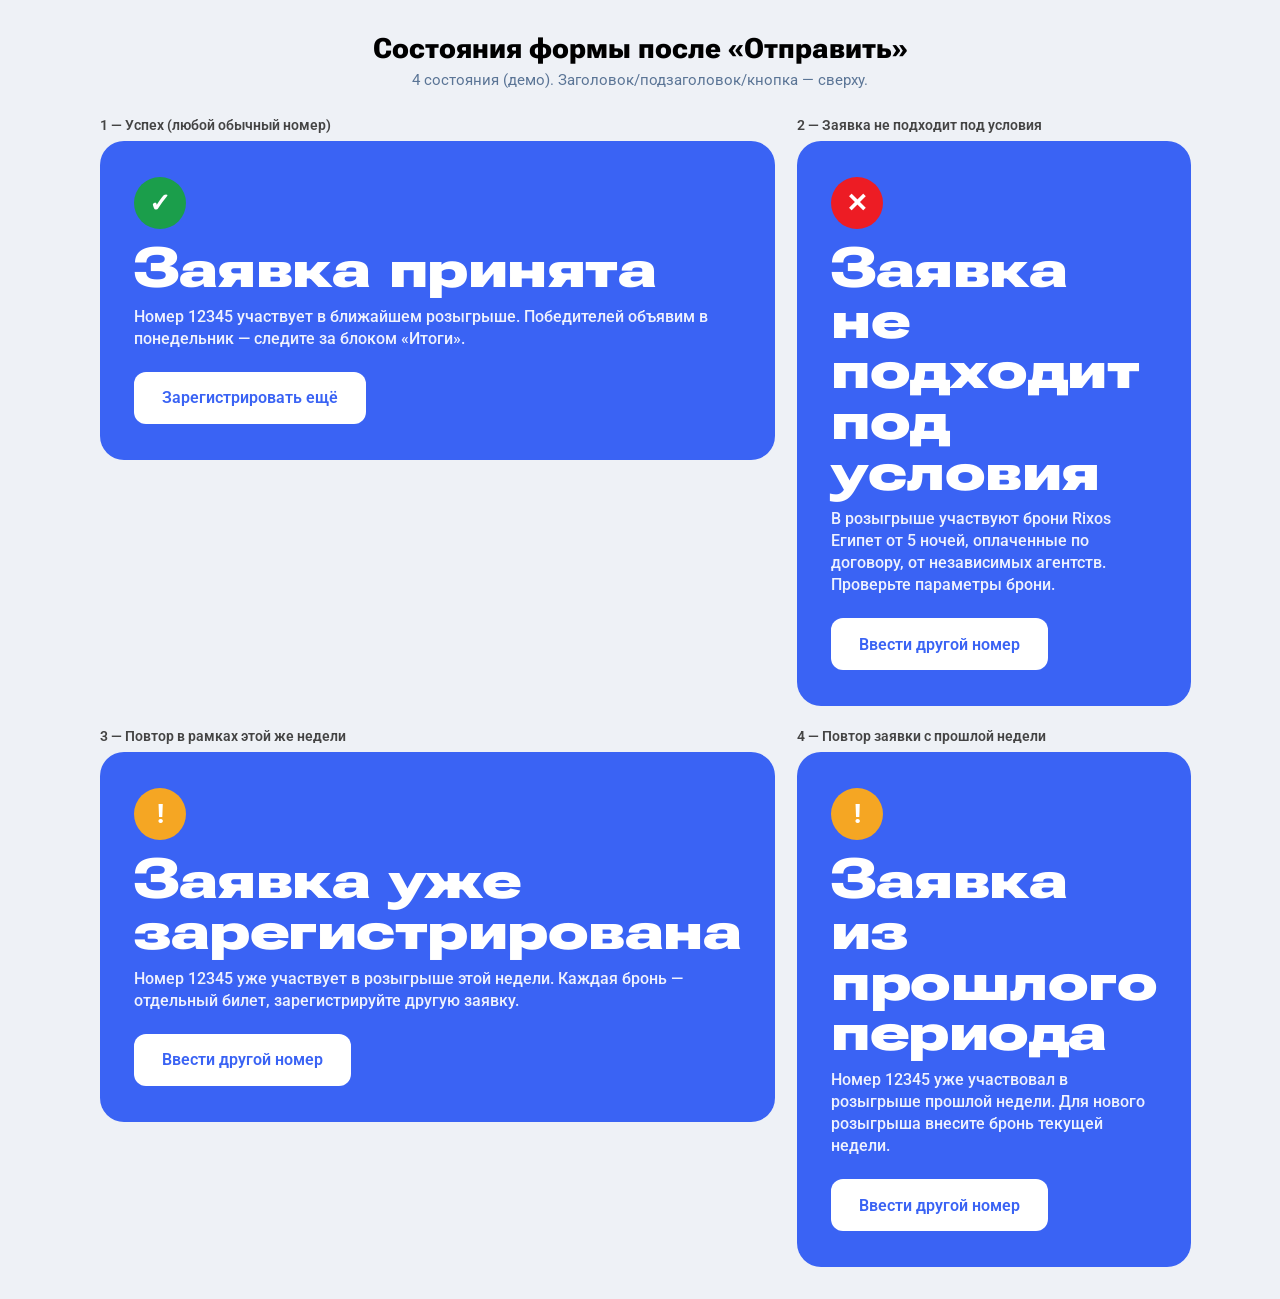
<file: _states-demo.html>
<!doctype html>
<html lang="ru">
<head>
<meta charset="utf-8">
<meta name="viewport" content="width=device-width, initial-scale=1">
<title>Состояния формы — демо</title>
<link href="https://fonts.googleapis.com/css2?family=Roboto+Flex:opsz,wdth,wght@8..144,25..151,100..1000&family=Roboto:wght@400;500;700&family=Manrope:wght@700;800&display=swap" rel="stylesheet">
<link rel="stylesheet" href="css/styles.css">
<style>
body{background:#eef1f6;padding:32px 20px;font-family:'Roboto',sans-serif}
h1{text-align:center;font-family:'Roboto Flex',sans-serif;font-weight:800;font-size:28px;margin-bottom:6px}
.sub{text-align:center;color:#5b7596;margin-bottom:28px;font-size:15px}
.demo-grid{display:grid;grid-template-columns:1fr 1fr;gap:22px;max-width:1080px;margin:0 auto}
.demo-lbl{font-weight:600;color:#444;margin-bottom:8px;font-size:14px}
.demo-cell{background:var(--blue);border-radius:24px;padding:36px 34px;min-height:260px;display:flex}
.demo-cell .form-status{display:flex;margin:0}
@media(max-width:720px){.demo-grid{grid-template-columns:1fr}}
</style>
</head>
<body>
<h1>Состояния формы после «Отправить»</h1>
<p class="sub">4 состояния (демо). Заголовок/подзаголовок/кнопка — сверху.</p>
<div class="demo-grid">

  <div>
    <div class="demo-lbl">1 — Успех (любой обычный номер)</div>
    <div class="demo-cell">
      <div class="form-status is-success">
        <span class="form-status__ic">✓</span>
        <div class="form-status__body">
          <h3 class="form-status__title">Заявка принята</h3>
          <p class="form-status__text">Номер 12345 участвует в ближайшем розыгрыше. Победителей объявим в понедельник — следите за блоком «Итоги».</p>
        </div>
        <button class="form-status__btn">Зарегистрировать ещё</button>
      </div>
    </div>
  </div>

  <div>
    <div class="demo-lbl">2 — Заявка не подходит под условия</div>
    <div class="demo-cell">
      <div class="form-status is-reject">
        <span class="form-status__ic">✕</span>
        <div class="form-status__body">
          <h3 class="form-status__title">Заявка не подходит под условия</h3>
          <p class="form-status__text">В розыгрыше участвуют брони Rixos Египет от 5 ночей, оплаченные по договору, от независимых агентств. Проверьте параметры брони.</p>
        </div>
        <button class="form-status__btn">Ввести другой номер</button>
      </div>
    </div>
  </div>

  <div>
    <div class="demo-lbl">3 — Повтор в рамках этой же недели</div>
    <div class="demo-cell">
      <div class="form-status is-dup">
        <span class="form-status__ic">!</span>
        <div class="form-status__body">
          <h3 class="form-status__title">Заявка уже зарегистрирована</h3>
          <p class="form-status__text">Номер 12345 уже участвует в розыгрыше этой недели. Каждая бронь — отдельный билет, зарегистрируйте другую заявку.</p>
        </div>
        <button class="form-status__btn">Ввести другой номер</button>
      </div>
    </div>
  </div>

  <div>
    <div class="demo-lbl">4 — Повтор заявки с прошлой недели</div>
    <div class="demo-cell">
      <div class="form-status is-dup">
        <span class="form-status__ic">!</span>
        <div class="form-status__body">
          <h3 class="form-status__title">Заявка из прошлого периода</h3>
          <p class="form-status__text">Номер 12345 уже участвовал в розыгрыше прошлой недели. Для нового розыгрыша внесите бронь текущей недели.</p>
        </div>
        <button class="form-status__btn">Ввести другой номер</button>
      </div>
    </div>
  </div>

</div>
</body>
</html>
</file>
<file: css/styles.css>
/*
 * ANEX × Rixos — промо «Получи айфон за бронь тура» (v2)
 * Все стили лендинга. Структура: токены → база/утилиты → секции → анимации → адаптив.
 * Дизайн-токены синхронизированы с Figma (node 1931-28124). Отличие от v1: карточки призов веером, КАПС-заголовок.
 */

/* ============ ТОКЕНЫ (Figma variable_defs) ============ */
:root{
  --blue:#3a63f4;          /* BLUE/blue-60-a — основной CTA/акцент */
  --accent-blue:#486ef4;   /* AccentBlue */
  --blue-10:#c2e3ff;       /* активная плашка недели */
  --dark-blue:#06102e;     /* DarkBlue */
  --ink:#102a4c;           /* тёмно-синий текст дат */
  --grey-bg:#f5f6f8;       /* GREY/grey-10-b — фон карточек/блоков */
  --grey-100:#595b65;      /* текст ответов FAQ */
  --grey-95:#7e8292;       /* дни недели в календаре */
  --grey-sub:#5b7596;      /* подпись таймера */
  --faq-q:#13171e;         /* вопросы FAQ */
  --red:#ed1c24;           /* RED/red-60-a — кнопка «Отправить» */
  --white:#fff;
  --black:#000;

  --r-8:8px; --r-12:12px; --r-14:14px; --r-20:20px; --r-24:24px; --r-32:32px;

  --content:1028px;        /* контент-колонка */
  --wide:1204px;           /* широкая (веер карточек) */

  --ff-display:'Roboto Flex','Roboto',system-ui,sans-serif;
  --ff-text:'Roboto',system-ui,sans-serif;
  --ff-num:'Manrope','Roboto',sans-serif;

  --shadow-card:0 10px 24px rgba(157,160,172,.10);
  --shadow-pop:0 8px 11px rgba(11,63,168,.16);
}

/* ============ БАЗА ============ */
*{margin:0;padding:0;box-sizing:border-box}
html{scroll-behavior:smooth}
body{
  font-family:var(--ff-text);
  color:var(--black);
  background:var(--white);
  -webkit-font-smoothing:antialiased;
  text-rendering:optimizeLegibility;
  overflow-x:hidden;
}
img,svg{display:block;max-width:100%}
a{text-decoration:none;color:inherit}
button{font-family:inherit;cursor:pointer;border:0}
/* видимый фокус при навигации с клавиатуры (a11y) */
:focus-visible{outline:3px solid var(--accent-blue);outline-offset:3px;border-radius:4px}

.container{max-width:var(--content);margin:0 auto;padding:0 24px}

/* широкий гротеск-заголовок (Roboto Flex ExtraBold, wdth 143) */
.display{
  font-family:var(--ff-display);
  font-weight:800;
  font-stretch:143%;
  font-variation-settings:'wght' 800,'wdth' 143,'opsz' 144,'GRAD' 40;
  line-height:.9;
  letter-spacing:-.5px;
}

/* ============ ШАПКА СЕКЦИИ ============ */
.section{padding:96px 0}
.sec-head{display:flex;flex-direction:column;align-items:center;text-align:center;gap:28px;margin:0 auto}
.sec-head .eyebrow{font-family:var(--ff-text);font-weight:400;font-size:24px;line-height:30px;color:var(--black)}
.sec-head__group{display:flex;flex-direction:column;align-items:center;gap:28px}
.sec-title{font-size:clamp(36px,5vw,60px);color:var(--black)}
.sec-title .blue{color:var(--blue)}
.sec-sub{font-family:var(--ff-text);font-weight:400;font-size:16px;line-height:22px;color:rgba(0,0,0,.78);max-width:560px}

/* ============ КНОПКИ ============ */
.btn{
  display:inline-flex;align-items:center;justify-content:center;gap:6px;
  height:64px;padding:0 48px;border-radius:var(--r-12);
  font-family:var(--ff-text);font-weight:500;font-size:16px;line-height:22px;
  transition:transform .25s cubic-bezier(.2,.8,.2,1),box-shadow .25s,filter .2s;
}
.btn--primary{background:var(--blue);color:var(--white)}
.btn--primary:hover{filter:brightness(1.06);box-shadow:0 16px 34px rgba(58,99,244,.4)}
.btn--red{background:var(--red);color:var(--white)}
.btn--red:hover{filter:brightness(1.06);box-shadow:0 16px 34px rgba(237,28,36,.36)}

/* ============ HERO ============ */
.hero{position:relative;min-height:940px;overflow:hidden;display:flex;flex-direction:column;align-items:center;
  margin:14px;border-radius:36px;border:1px solid rgba(0,0,0,.07);box-shadow:0 24px 60px rgba(40,30,15,.12)}
.hero__bg{position:absolute;inset:0;z-index:0;
  background:url('../assets/figma/hero-bg-sunset.jpg') center 40%/cover no-repeat;
  will-change:transform}
.hero__overlay{position:absolute;inset:0;z-index:1;
  background:linear-gradient(179deg,rgba(0,0,0,.45) 28%,rgba(0,0,0,0) 62%)}
.hero__fade{position:absolute;left:0;right:0;bottom:0;height:170px;z-index:3;pointer-events:none;
  background:linear-gradient(to bottom,rgba(255,255,255,0),#fff 92%)}

.hero__lockup{position:relative;z-index:5;display:flex;align-items:center;gap:14px;margin-top:42px}
.hero__lockup .anex{width:127px}
.hero__lockup .x{font-family:'Inter','Roboto',sans-serif;font-weight:900;font-size:13px;color:#fff;text-transform:uppercase;letter-spacing:-.5px}
.hero__lockup .rixos{width:134px}

.hero__content{position:relative;z-index:5;display:flex;flex-direction:column;align-items:center;text-align:center;
  padding:54px 24px 0;width:100%;max-width:1340px;margin:0 auto}
.hero h1{color:#fff;text-transform:uppercase;font-size:clamp(46px,7.2vw,104px);line-height:.94;
  overflow:visible}
/* padding-top — запас сверху, чтобы бреве у «Й» не срезалось overflow:hidden маски reveal */
.hero h1 .line{display:block;overflow:hidden;white-space:nowrap;padding-top:.12em;margin-bottom:-.1em}
.hero h1 .line>span{display:inline-block;will-change:transform}
.hero__sub{margin-top:20px;font-family:var(--ff-text);font-weight:500;font-size:18px;line-height:24px;color:#fff;max-width:530px;
  text-shadow:0 2px 16px rgba(0,0,0,.3)}

.hero__cta{margin-top:32px;display:flex;flex-direction:column;align-items:center}
.hero__cta .btn{position:relative;z-index:2;height:64px;min-width:323px;padding:0 38px;font-size:18px;border-radius:18px}
/* таймер — меньше и заходит ЗА кнопку (кнопка z2 перекрывает верх пилюли) */
/* таймер — по ширине ýже кнопки, заходит ЗА кнопку снизу; лейбл слева, цифры справа (как Figma) */
/* таймер 273×54 по Figma — заходит ЗА кнопку (323×64) снизу */
.hero__timer{position:relative;z-index:1;margin-top:-16px;width:277px;display:flex;align-items:center;justify-content:space-between;gap:8px;background:#fff;border-radius:15px;
  padding:16px 16px 5px;box-shadow:0 9px 14px rgba(11,63,168,.18)}
.hero__timer .lbl{flex:0 0 auto;position:relative;top:1px;white-space:nowrap;font-family:var(--ff-text);font-weight:600;font-size:9.5px;letter-spacing:.2px;
  text-transform:uppercase;color:var(--grey-sub)}
.hero__timer .clock{white-space:nowrap;font-family:var(--ff-num);font-weight:800;font-size:18px;color:#1763e0;
  font-variant-numeric:tabular-nums;letter-spacing:.2px}

.hero__phone{position:absolute;z-index:2;left:50%;bottom:-800px;transform:translateX(-50%);
  width:520px;height:auto;filter:drop-shadow(0 40px 60px rgba(120,60,20,.45));will-change:transform}

.badge{position:absolute;z-index:5;background:#fff;border-radius:999px;padding:11px 16px;
  font-family:var(--ff-num);font-weight:800;font-size:20px;color:#1763e0;white-space:nowrap;
  box-shadow:0 8px 11px rgba(11,63,168,.16)}
.badge--left{left:max(4%,calc(50% - 580px));bottom:360px;transform:rotate(-7.45deg)}
.badge--right{right:max(4%,calc(50% - 600px));bottom:250px;transform:rotate(3.79deg)}

/* ============ ПРИЗЫ (веер) ============ */
.prizes .fan{display:flex;justify-content:center;align-items:flex-start;margin-top:64px}
.prize{position:relative;width:441px;height:577px;flex:0 0 auto;
  background:var(--grey-bg);border-radius:var(--r-20);overflow:hidden;box-shadow:var(--shadow-card)}
.prize__t{position:absolute;left:31px;top:46px;z-index:2;font-family:var(--ff-text);font-weight:700;font-size:32px;line-height:35px;color:var(--black)}
.prize__d{position:absolute;left:31px;top:96px;z-index:2;font-family:var(--ff-text);font-weight:400;font-size:18px;line-height:24px;color:rgba(0,0,0,.6);max-width:372px}
.prize__media{position:absolute;left:0;right:0;bottom:0;top:0;z-index:1}
.prize__media img{position:absolute}
/* лесенка по высоте: левая ниже всех → центр выше → правая выше всех */
.prize:nth-child(1){transform:rotate(-6.42deg);margin-top:56px;margin-right:-66px;z-index:1}
.prize:nth-child(2){margin-top:28px;z-index:3}
.prize:nth-child(3){transform:rotate(4.99deg);margin-top:42px;margin-left:-66px;z-index:4}
/* media раскладка по карточкам */
.prize--cert img{left:-1%;bottom:0;width:118%;transform:scaleX(-1)}
.prize--work .pyr{left:-7%;bottom:0;width:116%;transform:scaleX(-1)}
.prize--work .plane{left:198px;top:237px;width:60px;z-index:3;transform:rotate(98.75deg)}
.prize--work .trail{left:-153px;top:185px;width:361px;opacity:.9;transform:rotate(17.95deg)}
.prize--phone .ph{left:auto;right:-46px;transform:none;bottom:-20px;width:500px;height:auto}

/* ============ БЛОК С БОЛЬШИМ ФОТО ============ */
.media-card{position:relative;height:640px;border-radius:var(--r-32);overflow:hidden;margin-top:64px;background:var(--grey-bg)}
.media-card>img.bg{position:absolute;inset:0;width:100%;height:100%;object-fit:cover}

/* Бронируй — плашка лого */
.book .plate{position:absolute;left:50%;top:48px;transform:translateX(-50%);
  width:280px;height:98px;border-radius:var(--r-14);background:rgba(245,246,248,.2);
  backdrop-filter:blur(4px);-webkit-backdrop-filter:blur(4px);display:flex;align-items:center;justify-content:center}
.book .plate svg{width:196px;height:auto}

/* Регистрируй — CTA + карточка «Заявка отправлена» */
.register__cta{margin-top:20px}
.register .media-card{margin-top:40px}
.register .media-card>img.bg{object-position:50% 80%}
.ticket{position:absolute;left:64px;top:60px;width:316px;height:296px;border-radius:var(--r-14);
  background:rgba(255,255,255,.92);backdrop-filter:blur(3px);-webkit-backdrop-filter:blur(3px);
  padding:26px 28px;display:flex;flex-direction:column;justify-content:space-between}
.ticket__agency{display:flex;flex-direction:column;gap:14px}
.ticket__status{font-family:'Golos Text',var(--ff-text);font-weight:500;font-size:26px;letter-spacing:-.5px;color:var(--accent-blue)}
.ticket__row .k{font-family:var(--ff-text);font-weight:500;font-size:16px;color:rgba(0,0,0,.6)}
.ticket__row .v{font-family:var(--ff-text);font-weight:700;font-size:26px;color:var(--black);margin-top:2px}
.ticket__again{align-self:flex-start;background:var(--grey-bg);border-radius:var(--r-14);
  padding:11px 22px;font-family:var(--ff-text);font-weight:500;font-size:18px;color:var(--black)}
.ticket__check{position:absolute;left:348px;top:220px;width:62px;height:62px;background:#fff;border-radius:13px;
  box-shadow:var(--shadow-card);display:flex;align-items:center;justify-content:center}
.ticket__check svg{width:30px;height:30px}

/* ============ ОЖИДАЙ — айфон + календарь ============ */
/* сцена расширена до 1028px (как в Figma) компенсацией padding контейнера → координаты 1:1 */
.await .stage{position:relative;height:640px;border-radius:var(--r-32);overflow:hidden;margin-top:64px;
  margin-left:-24px;margin-right:-24px;background:var(--grey-bg);box-shadow:var(--shadow-card)}
.await .phone{position:absolute;left:80px;top:40px;width:410px;transform:rotate(-2deg);filter:drop-shadow(0 30px 50px rgba(60,70,90,.22))}
.await .phone .frame{display:block;width:100%}
.await .rec{position:absolute;left:178px;top:128px;background:var(--red);color:#fff;font-family:var(--ff-num);font-weight:700;
  font-size:12px;letter-spacing:.2px;padding:4px 9px;border-radius:5px;transform:rotate(-3.68deg)}
.cal{position:absolute;right:94px;top:244px;width:460px;background:#fefefe;border-radius:30px;padding:19px;
  transform:rotate(5deg) skewX(1deg);box-shadow:0 17px 19px rgba(157,160,172,.12)}
.cal__title{font-family:var(--ff-text);font-weight:700;font-size:23px;text-align:center;color:#000;margin-bottom:26px}
.cal__grid{display:grid;grid-template-columns:repeat(7,1fr);gap:4px}
.cal__grid .dow{font-family:var(--ff-text);font-weight:400;font-size:18px;color:var(--grey-95);text-align:center;padding:8px 0}
.cal__grid .dow.we{color:var(--blue)}
.cal__grid .d{position:relative;font-family:var(--ff-text);font-weight:700;font-size:18px;color:#000;text-align:center;
  aspect-ratio:1;display:flex;align-items:center;justify-content:center}
.cal__grid .d.empty{visibility:hidden}
.cal__grid .d.draw::before{content:"";position:absolute;inset:-6px -2px;
  background:url('../assets/figma/circle-1.svg') center/contain no-repeat}

/* ============ ИТОГИ — образец + сетка недель ============ */
.weeks{display:grid;grid-template-columns:repeat(4,1fr);gap:16px;margin-top:48px}
.week{position:relative;background:var(--grey-bg);border-radius:var(--r-20);padding:18px 12px;
  display:flex;flex-direction:column;align-items:center;gap:4px;text-align:center}
.week .wk{font-family:var(--ff-text);font-weight:400;font-size:16px;line-height:22px;color:var(--grey-95)}
.week .dt{font-family:var(--ff-num);font-weight:800;font-size:26px;line-height:1;color:var(--ink)}
.week .br{font-family:var(--ff-text);font-weight:400;font-size:12.5px;line-height:16px;color:var(--grey-sub);margin-top:4px}
.week.next{background:var(--blue-10)}
.week.next::before{content:"ближайший";position:absolute;top:-14px;left:50%;transform:translateX(-50%);
  background:var(--blue);color:#fff;font-family:var(--ff-num);font-weight:800;font-size:12px;letter-spacing:.7px;
  text-transform:uppercase;padding:5px 14px;border-radius:14px;white-space:nowrap}

/* образец итогов проведённого розыгрыша (после старта — реальные данные/протокол Randomus) */
.result-demo{margin-top:56px;display:flex;flex-direction:column;gap:14px}
.result-demo__cap{text-align:center;font-family:var(--ff-text);font-weight:400;font-size:15px;color:var(--grey-95)}
.result{width:100%;background:#fff;border:1px solid #eceef2;border-radius:var(--r-24);
  box-shadow:var(--shadow-card);padding:28px 32px;display:flex;flex-direction:column;gap:16px}
.result__top{display:flex;align-items:center;justify-content:space-between;gap:12px;flex-wrap:wrap}
.result__badge{display:inline-flex;align-items:center;gap:6px;background:#e8f6ec;color:#1b9e4b;
  font-family:var(--ff-text);font-weight:600;font-size:14px;padding:6px 14px;border-radius:999px}
.result__badge::before{content:"✓";font-weight:800}
.result__date{font-family:var(--ff-text);font-weight:700;font-size:16px;color:var(--ink)}
.result__k{font-family:var(--ff-text);font-weight:400;font-size:14px;color:var(--grey-95)}
.result__wins{display:grid;grid-template-columns:repeat(3,1fr);gap:16px;margin-top:2px}
.win{background:var(--grey-bg);border-radius:14px;padding:18px 20px;display:flex;flex-direction:column;gap:2px}
.win__prize{font-family:var(--ff-text);font-weight:700;font-size:12px;color:var(--blue);text-transform:uppercase;letter-spacing:.5px}
.win__name{font-family:var(--ff-text);font-weight:700;font-size:18px;color:var(--ink);margin-top:6px}
.win__ag{font-family:var(--ff-text);font-weight:400;font-size:14px;color:var(--grey-100)}
.win__num{font-family:var(--ff-num);font-weight:700;font-size:12.5px;color:var(--grey-95);margin-top:6px}
.result__link{align-self:flex-start;color:var(--blue);font-family:var(--ff-text);font-weight:500;font-size:15px}
.result__link:hover{text-decoration:underline}
.results__sub{display:block;text-align:center;margin-top:56px;
  font-family:var(--ff-text);font-weight:600;font-size:20px;color:var(--black)}

/* ============ FAQ ============ */
.faq__list{margin-top:64px;border-top:1px solid #eceef2}
.faq__item{border-bottom:1px solid #eceef2}
.faq__item summary{list-style:none;cursor:pointer;display:flex;align-items:center;justify-content:space-between;gap:12px;
  padding:24px 0;font-family:var(--ff-text);font-weight:500;font-size:24px;line-height:30px;color:var(--faq-q)}
.faq__item summary::-webkit-details-marker{display:none}
.faq__item .ic{position:relative;flex:0 0 36px;width:36px;height:36px;border-radius:50%;background:var(--grey-bg);transition:background .2s}
.faq__item .ic::before,.faq__item .ic::after{content:"";position:absolute;left:50%;top:50%;width:13px;height:2px;
  background:var(--black);transform:translate(-50%,-50%);transition:transform .25s,opacity .2s}
.faq__item .ic::after{transform:translate(-50%,-50%) rotate(90deg)}
.faq__item[open] .ic::after{opacity:0}
.faq__answer{overflow:hidden;color:var(--grey-100);font-size:16px;line-height:22px;font-weight:400}
.faq__answer .inner{padding:0 0 24px}
.faq__answer a{color:var(--blue)}

/* ============ ФИНАЛЬНАЯ ФОРМА ============ */
.reg{padding:96px 0 40px}
.reg__card{position:relative;max-width:1340px;margin:0 auto;background:var(--blue);border-radius:var(--r-24);
  overflow:hidden;display:grid;grid-template-columns:585px 1fr;gap:46px;padding:56px;align-items:stretch}
.reg__visual{background:#fff;border-radius:var(--r-16,16px);overflow:hidden;position:relative;min-height:723px}
/* айфон-спинка: точная позиция из Figma (бокс 527×569 @ left:0 top:154 в визуале 599×723) */
.reg__visual img{position:absolute;left:0;top:154px;width:527px;height:569px;max-width:none}
.reg__form{display:flex;flex-direction:column;gap:24px;padding-top:8px;margin-left:-12px}
.reg__title{color:#fff;font-size:clamp(38px,4.4vw,60px)}
.reg__sub{color:#fff;font-family:var(--ff-text);font-weight:500;font-size:16px;line-height:22px;opacity:.92}
.reg__fields{display:flex;flex-direction:column;gap:10px;margin-top:auto}
.field{background:#fff;border:1px solid rgba(101,92,78,.1);border-radius:var(--r-8);padding:12px;display:flex;flex-direction:column;gap:4px}
.field>span{font-family:var(--ff-text);font-weight:500;font-size:12px;line-height:18px;color:#0d0d0d;opacity:.5}
.field>span em{font-style:normal}
.field input{border:0;outline:0;background:transparent;font-family:var(--ff-text);font-weight:700;font-size:20px;line-height:24px;color:#000;width:100%}
.field input::placeholder{color:#000;opacity:.35}
/* dropdown отелей: своя стрелка, плейсхолдер серым пока не выбрано */
.field--select{position:relative}
/* стрелка по центру всей плашки поля (а не только строки select) */
.field--select::after{content:"";position:absolute;right:16px;top:50%;width:12px;height:8px;transform:translateY(-50%);pointer-events:none;
  background:url("data:image/svg+xml,%3Csvg xmlns='http://www.w3.org/2000/svg' width='12' height='8'%3E%3Cpath d='M1 1l5 5 5-5' stroke='%23000' stroke-width='2' fill='none' stroke-linecap='round' stroke-linejoin='round'/%3E%3C/svg%3E") center/contain no-repeat}
/* кастомный dropdown отелей — единый вид открытого списка на всех ОС */
.cselect{position:relative}
.cselect__trigger{width:100%;border:0;background:transparent;padding:0 24px 0 0;text-align:left;cursor:pointer;
  font-family:var(--ff-text);font-weight:700;font-size:20px;line-height:24px;color:#000}
.cselect__value{display:block;white-space:nowrap;overflow:hidden;text-overflow:ellipsis}
.cselect__value--ph{font-weight:500;color:rgba(0,0,0,.35)}
.cselect__list{position:absolute;left:-12px;right:-12px;top:calc(100% + 14px);z-index:30;
  background:#fff;border-radius:14px;box-shadow:0 18px 44px rgba(20,30,60,.20);
  list-style:none;padding:6px;margin:0;max-height:288px;overflow-y:auto;display:none}
.cselect.is-open .cselect__list{display:block}
.cselect__opt{padding:11px 14px;border-radius:9px;cursor:pointer;
  font-family:var(--ff-text);font-weight:500;font-size:15px;line-height:20px;color:var(--ink)}
.cselect__opt:hover{background:var(--grey-bg)}
.cselect__opt[aria-selected="true"]{color:var(--blue);font-weight:700}
/* поле «отель» не выбрано при отправке */
.field--error{border-color:var(--red)}
/* чекбоксы согласия (на синей карточке) */
.reg__consents{display:flex;flex-direction:column;gap:10px}
.check{display:flex;align-items:flex-start;gap:10px;cursor:pointer}
.check input{flex:0 0 auto;width:18px;height:18px;margin-top:1px;accent-color:#fff;cursor:pointer}
.check span{font-family:var(--ff-text);font-weight:400;font-size:13px;line-height:18px;color:#fff;opacity:.92}
.check a{color:#fff;text-decoration:underline}
.reg__submit{margin-top:6px;width:100%}

/* состояния формы после отправки (C7): успех / не подходит / дубль */
.form-status{display:none;flex-direction:column;align-items:flex-start;gap:8px}
.reg__form.is-result>*{display:none}
.reg__form.is-result>.form-status{display:flex}
.form-status__ic{width:52px;height:52px;border-radius:50%;display:flex;align-items:center;justify-content:center;
  font-size:26px;font-weight:800;color:#fff;flex:0 0 auto}
/* размеры переиспользованы из reg__title / reg__sub */
.form-status__title{color:#fff;font-family:var(--ff-display);font-weight:800;font-variation-settings:'wght' 800,'wdth' 143,'opsz' 144,'GRAD' 40;font-size:clamp(38px,4.4vw,60px);line-height:.9;letter-spacing:-.5px;margin-top:6px}
.form-status__text{color:#fff;opacity:.92;font-family:var(--ff-text);font-weight:500;font-size:16px;line-height:22px;margin-top:12px}
.form-status__btn{margin-top:14px;background:#fff;color:var(--blue);border-radius:var(--r-12);height:52px;padding:0 28px;
  font-family:var(--ff-text);font-weight:600;font-size:16px;cursor:pointer;transition:filter .2s}
.form-status__btn:hover{filter:brightness(.96)}
.form-status.is-success .form-status__ic{background:#1b9e4b}
.form-status.is-reject .form-status__ic{background:var(--red)}
.form-status.is-dup .form-status__ic{background:#f5a623}

/* ============ ФУТЕР ============ */
.footer{padding:40px 0 48px;text-align:center}
.footer__logo{width:150px;margin:0 auto 22px}
.footer__links{display:flex;gap:24px;justify-content:center;flex-wrap:wrap}
.footer__links a{font-family:var(--ff-text);font-weight:400;font-size:16px;line-height:22px;color:var(--black)}
.footer__links .sep{color:#c9ced8}
.footer__note{margin-top:18px;font-family:var(--ff-text);font-size:14px;color:#9aa3b2}

/* ============ АНИМАЦИИ (reveal по умолчанию скрыт) ============ */
/* наплывание: fade + лёгкое приближение (без выезда снизу) */
.reveal{opacity:0;transform:scale(.965)}
.is-ready .reveal.in{opacity:1;transform:none;transition:opacity .9s ease,transform 1s cubic-bezier(.2,.8,.2,1)}
/* если JS/GSAP не сработал — показать всё */
.no-js .reveal,.no-anim .reveal{opacity:1;transform:none}

@media (prefers-reduced-motion:reduce){
  .reveal{opacity:1!important;transform:none!important}
  html{scroll-behavior:auto}
}

/* ============ АДАПТИВ ============ */
/* веер призов раскрыт на 1191px (441×3 − 66×2). Контейнер уже его, а body{overflow-x:hidden}
   молча режет крайние карточки на планшете (iPad Pro 12.9 портрет 1024, ландшафт 1080–1180,
   окно браузера < 1190). Сворачиваем в колонку раньше общего планшетного брейка — карточка
   сохраняет родной размер 441×577, под который рассчитаны px-позиции внутренних медиа. */
@media (max-width:1200px){
  .prizes .fan{flex-direction:column;align-items:center;gap:24px}
  .prize{transform:none!important;margin:0!important}
}
@media (max-width:1080px){
  .reg__card{grid-template-columns:1fr;gap:32px;padding:32px}
  .reg__visual{min-height:360px}
  /* на узких — центрируем айфон и масштабируем по высоте */
  .reg__visual img{left:50%;top:50%;transform:translate(-50%,-50%);width:auto;height:118%}
}
@media (max-width:920px){
  .section{padding:64px 0}
  .weeks{grid-template-columns:repeat(2,1fr)}
  .await .stage{height:auto;padding-bottom:24px}
  .cal{position:static;width:auto;max-width:460px;margin:24px auto 0;transform:none}
  .await .phone{position:static;margin:24px auto 0;transform:none}
  .await .rec{display:none}
  .ticket{left:24px;right:24px;width:auto}
  .ticket__check{left:auto;right:24px}
}
@media (max-width:560px){
  .container{padding:0 16px}
  .section{padding:80px 0}
  /* Бронируй/Регистрируй/Ожидай — шаги одного блока, между ними отступ меньше */
  .book{padding-bottom:40px}
  .register{padding:40px 0}
  .await{padding-top:40px}
  /* на узком — нормальная ширина гротеска (у вариативного шрифта ширину задаёт 'wdth', не font-stretch) */
  .display{font-variation-settings:'wght' 800,'wdth' 85,'opsz' 144,'GRAD' 40;font-stretch:85%;letter-spacing:-.3px}
  .sec-title{font-size:clamp(30px,8.2vw,38px);line-height:1.05;overflow-wrap:break-word;max-width:100%!important}
  /* inline max-width у подзаголовков шире экрана — перебиваем, иначе текст вылезает */
  .sec-sub{font-size:15px;line-height:21px;max-width:100%!important}
  /* меньше отступ заголовок→подзаголовок на мобиле */
  .sec-head{gap:20px}
  .sec-head__group{gap:20px}
  .sec-head .eyebrow{font-size:16px;line-height:22px}
  .book .sec-head{gap:10px}
  /* hero */
  .hero{min-height:560px;border-radius:28px}
  /* лого-локап мельче — на десктопе 127/134px занимали бы пол-экрана */
  .hero__lockup{gap:10px;margin-top:28px}
  .hero__lockup .anex{width:90px}
  .hero__lockup .rixos{width:96px}
  .hero__content{padding:20px 14px 0}
  .hero h1{font-size:clamp(33px,10.4vw,46px);line-height:1.04}
  .hero__sub{font-size:14px;line-height:20px;margin-top:14px}
  .hero__cta{margin-top:16px}
  .hero__cta .btn{min-width:0;width:100%;max-width:300px;height:56px;font-size:16px;border-radius:12px}
  /* плашка таймера компактнее (десктопные 277px/18px на мобиле великоваты) */
  .hero__timer{width:228px;padding:9px 11px 4px;margin-top:-6px;gap:6px;border-radius:12px}
  .hero__timer .lbl{font-size:8.5px}
  .hero__timer .clock{font-size:13.5px}
  .hero__phone{width:92%;max-width:375px;height:auto;bottom:-450px}
  .badge{font-size:12px;padding:6px 10px}
  /* опускаем бейджи на айфон, ниже таймера (иначе налезают на пилюлю отсчёта) */
  .badge--left{left:8px;bottom:110px}
  .badge--right{right:8px;bottom:48px}
  /* единый отступ заголовок→контент во всех секциях на мобиле */
  .prizes .fan,.media-card,.await .stage,.weeks,.faq__list{margin-top:40px}
  /* карточки призов — в ширину экрана, пропорции сохраняем */
  .prize{width:100%;max-width:430px;height:auto;aspect-ratio:441/577}
  .prize__t{font-size:26px;line-height:30px;top:32px;left:24px}
  .prize__d{font-size:15px;line-height:21px;top:74px;left:24px;max-width:80%}
  /* медиа карточек — позиции в % (десктопные px ехали на резиновой карточке) */
  .prize--work .pyr{left:-3%}
  .prize--work .plane{left:44.9%;top:45.5%;width:13.6%}
  .prize--work .trail{left:-34.7%;top:36.5%;width:81.9%}
  .prize--phone .ph{right:-2%;bottom:-3.5%;width:124%;transform:rotate(-6deg)}
  /* итоги / финальная форма / медиа */
  .weeks{grid-template-columns:1fr 1fr;gap:10px}
  .week .dt{font-size:23px}
  /* образец итогов — в столбик на мобиле */
  .result{padding:18px 16px;border-radius:16px}
  .result__wins{grid-template-columns:1fr;gap:10px}
  .win{padding:14px 16px}
  .win__name{font-size:17px}
  .results__sub{font-size:17px;margin-top:44px}
  .result-demo{margin-top:44px}
  .media-card{height:auto;aspect-ratio:1.25;border-radius:20px}
  /* плашка лого RIXOS меньше (десктопные 280×98 на мобиле великоваты) */
  .book .plate{width:160px;height:60px}
  .book .plate svg{width:112px}
  /* UI «Заявка отправлена» — компактный билет в углу + галочка примыкает (как десктоп) */
  .ticket{left:20px;right:auto;top:24px;width:72%;max-width:258px;padding:18px;height:auto;gap:16px}
  .ticket__status{font-size:19px}
  .ticket__row .k{font-size:13px}
  .ticket__row .v{font-size:20px}
  .ticket__again{font-size:13px;padding:9px 14px}
  .ticket__check{left:auto;right:60px;top:128px;width:46px;height:46px}
  .ticket__check svg{width:23px;height:23px}
  /* Ожидай — как на десктопе: прямоугольная сцена, айфон слева (обрезан рамкой), календарь наложен правее */
  .await .stage{height:auto;aspect-ratio:1.25;margin-left:0;margin-right:0;overflow:hidden;border-radius:20px}
  .await .phone{position:absolute;left:8%;top:22%;width:50%;max-width:none;margin:0;transform:rotate(-2deg)}
  .cal{position:absolute;left:auto;right:4%;top:44%;width:54%;margin:0;padding:10px;transform:rotate(4deg) skewX(1deg);border-radius:16px}
  .cal__title{font-size:13px;margin-bottom:8px}
  .cal__grid{gap:2px}
  .cal__grid .dow{font-size:9px;padding:2px 0}
  .cal__grid .d{font-size:11px}
  .reg__card{padding:28px 20px;border-radius:20px}
  .reg__title{font-size:32px}
  /* инпуты компактнее на мобиле (десктопные input 20px/padding 12 великоваты) */
  .field{padding:10px 12px}
  .field input{font-size:17px;line-height:22px}
  /* айфон-спинка как на десктопе: прижата влево, обрезана краями (пропорции визуала 599×723) */
  .reg__visual{min-height:0;aspect-ratio:599/723}
  .reg__visual img{left:0;top:21.3%;width:88%;height:78.7%;transform:none;max-width:none}
  /* единая шкала скруглений (мобайл): мелкие плашки → 12 */
  .book .plate,.ticket,.ticket__again,.ticket__check{border-radius:12px}
  /* CTA «Зарегистрировать заявку» — во всю ширину, отступ до подзаголовка меньше */
  .register__cta{width:100%;margin-top:0}
  .register .sec-head{gap:14px}
  /* FAQ — компактнее на мобиле (десктопные 24px/36px великоваты) */
  .faq__item summary{font-size:17px;line-height:23px;padding:18px 0;gap:10px}
  .faq__item .ic{flex:0 0 28px;width:28px;height:28px}
  .faq__item .ic::before,.faq__item .ic::after{width:11px}
  .faq__answer{font-size:15px;line-height:21px}
  .faq__answer .inner{padding-bottom:18px}
}
</file>
